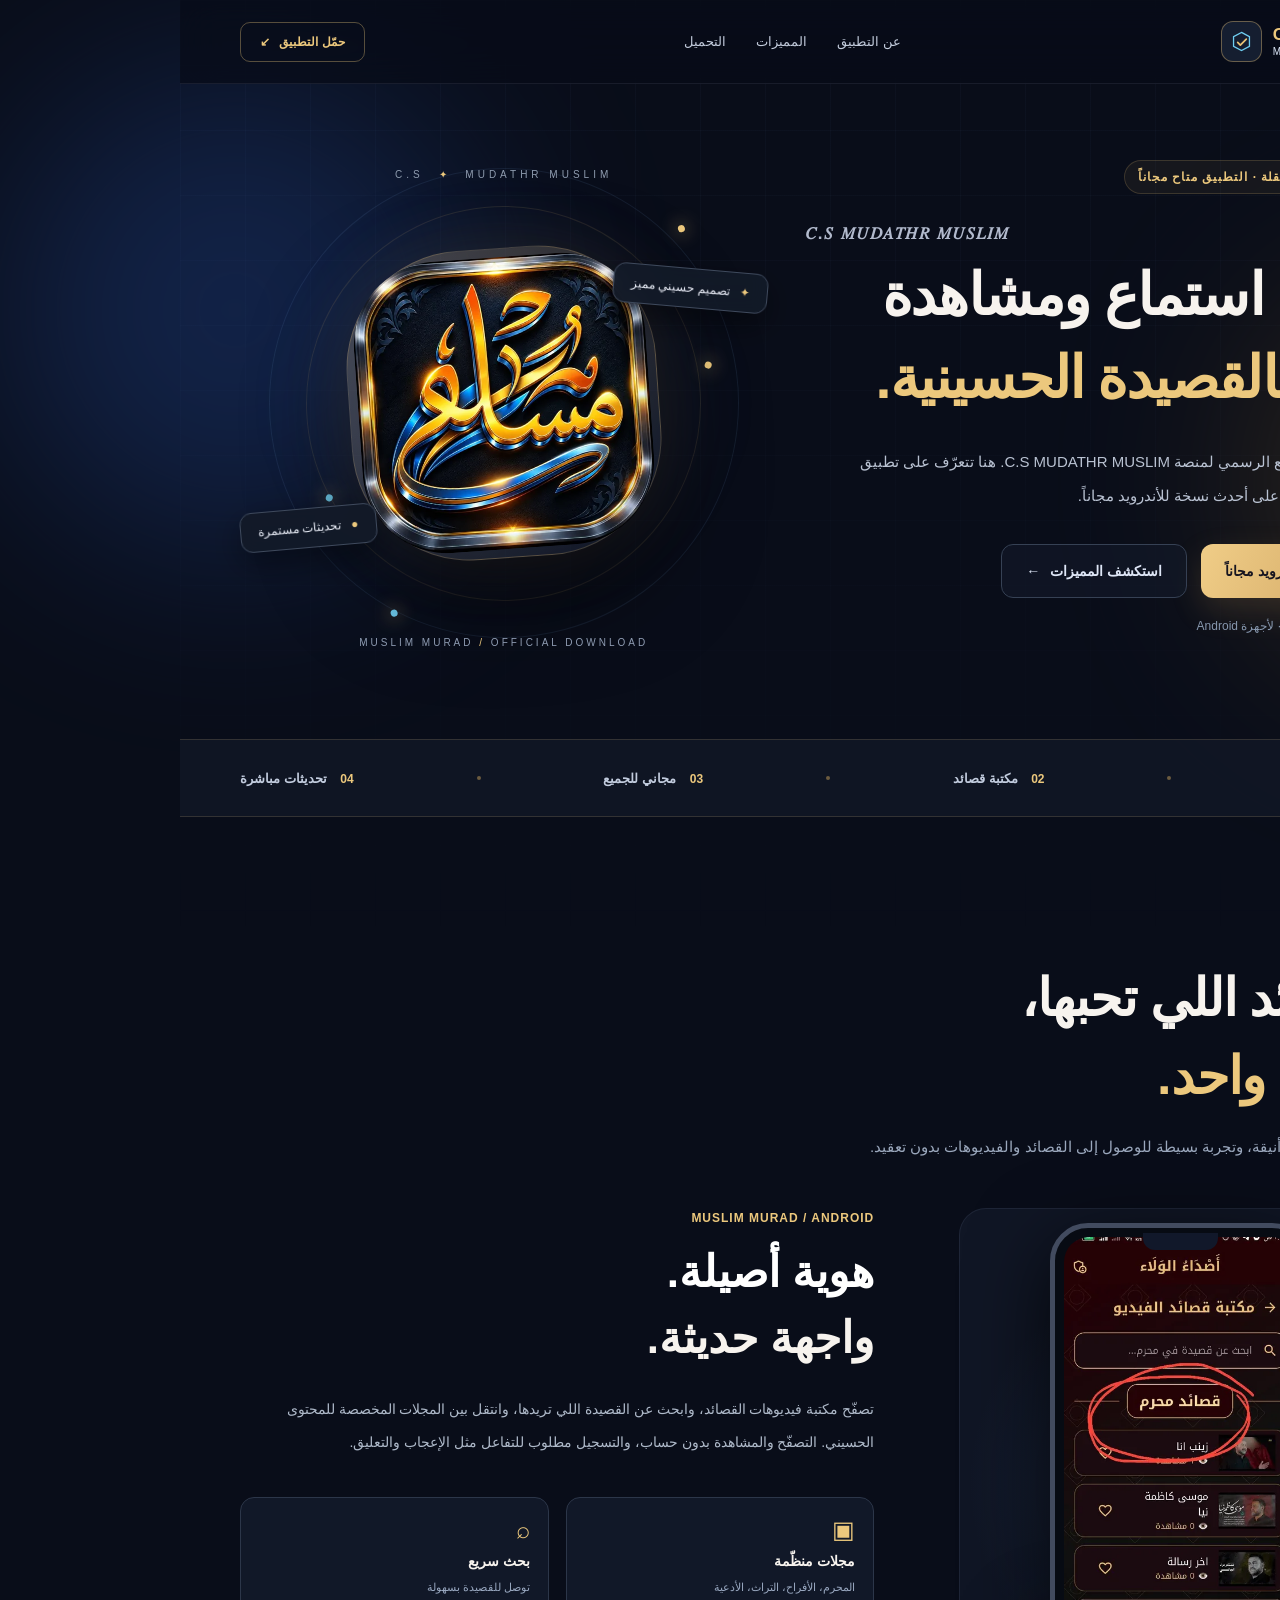
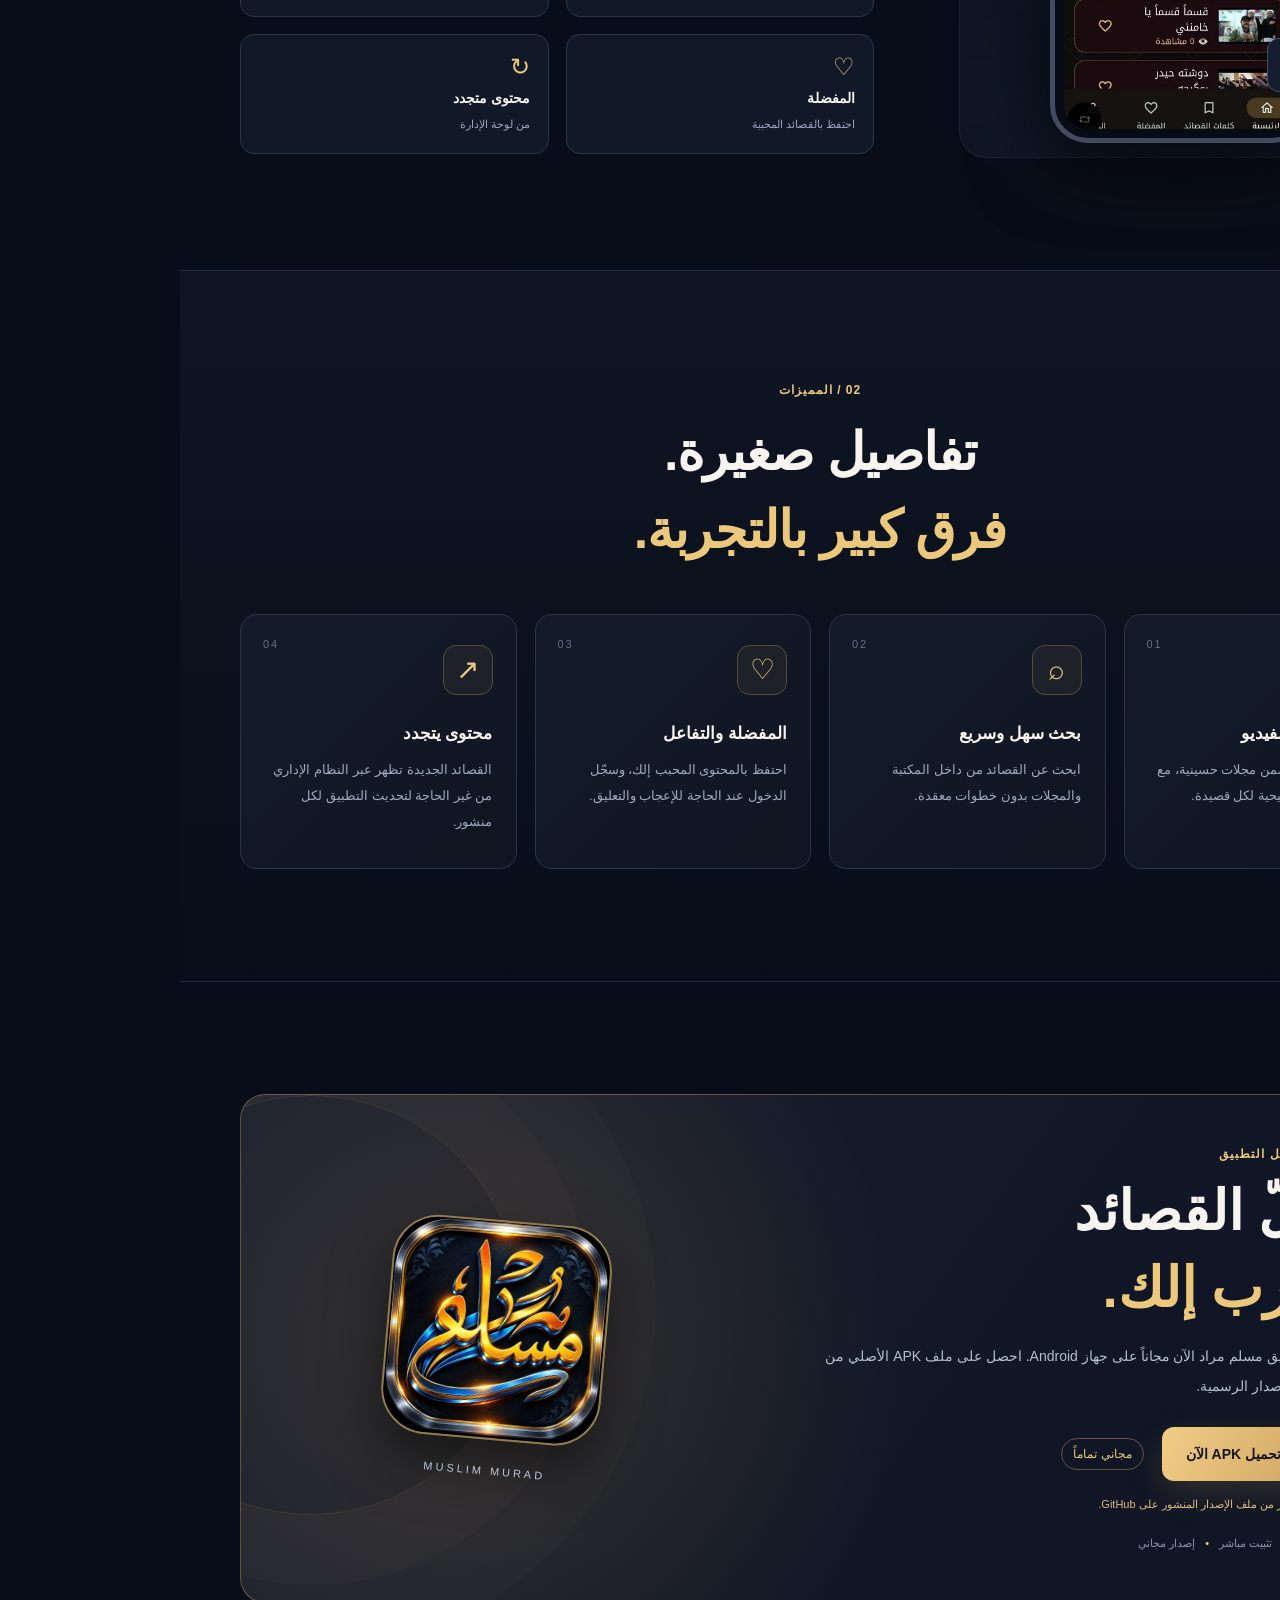
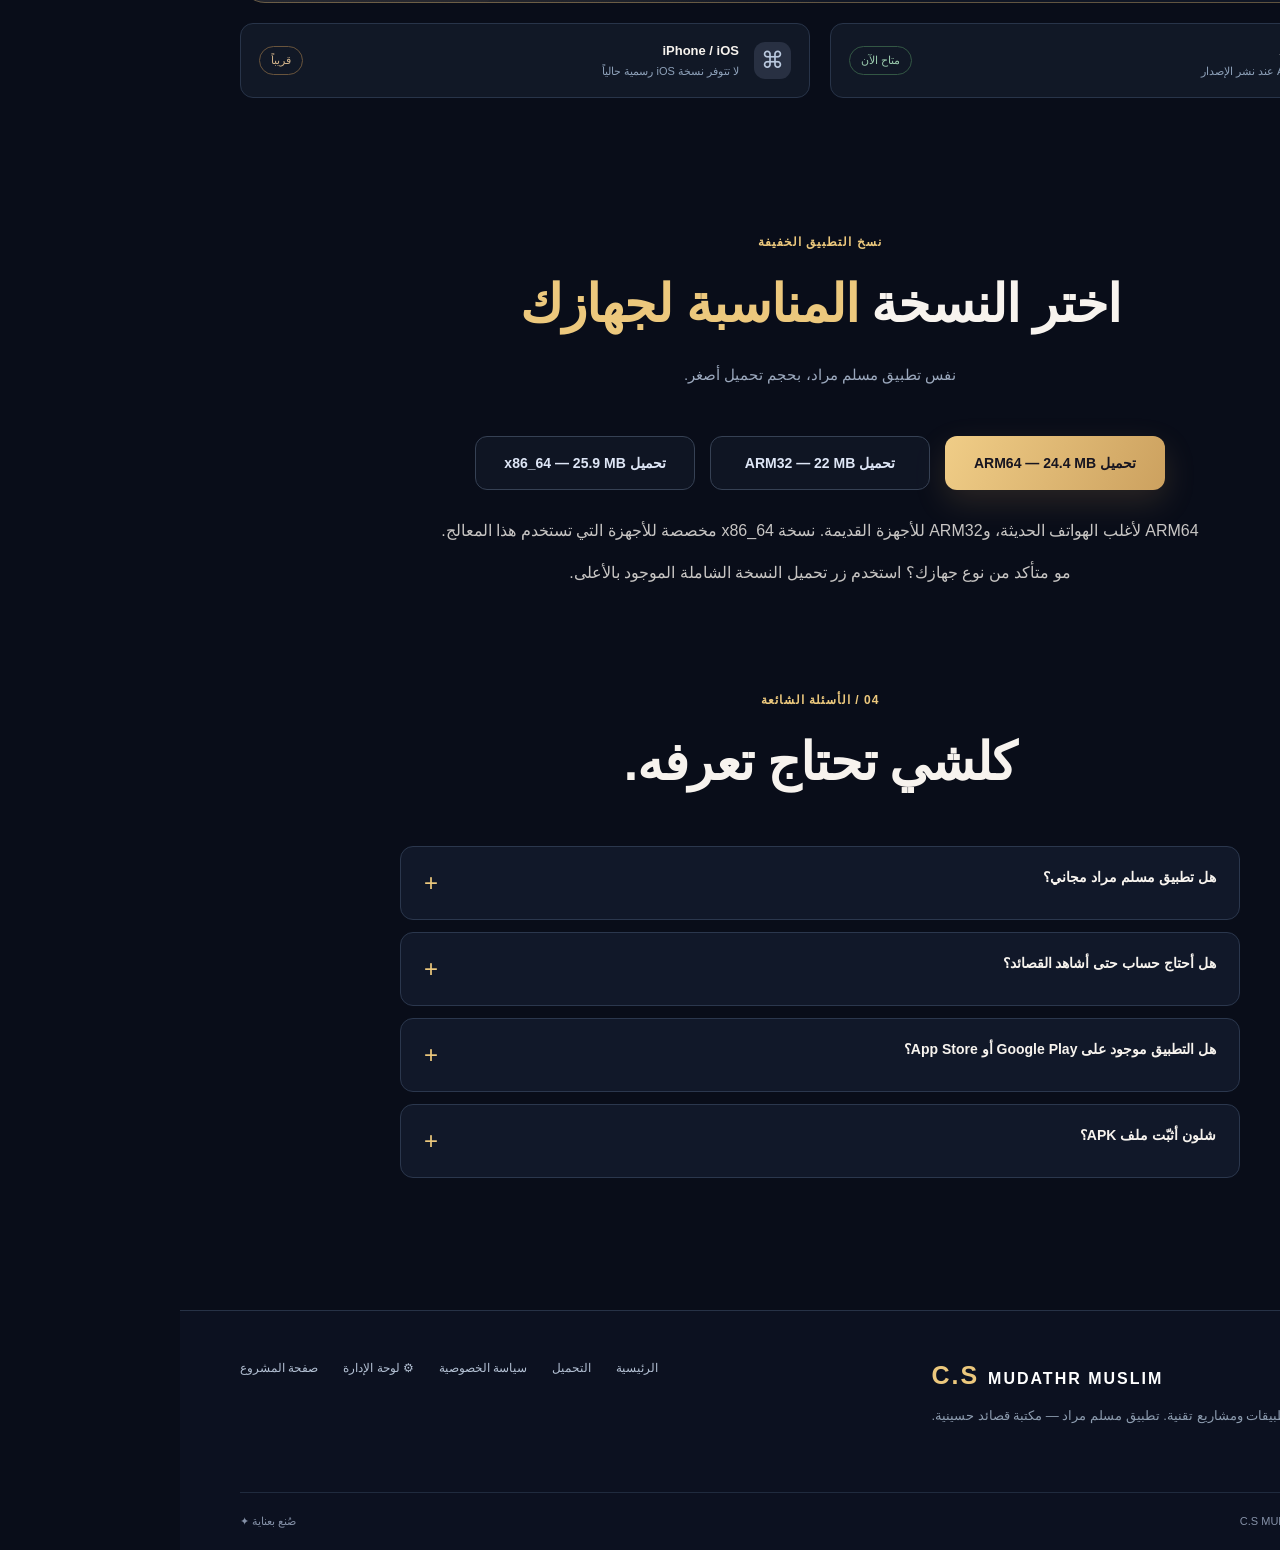
<file: index.html>
<!doctype html>
<html lang="ar" dir="rtl">
<head>
  <meta charset="utf-8">
  <meta name="viewport" content="width=device-width, initial-scale=1, viewport-fit=cover">
  <meta name="theme-color" content="#090d19">
  <meta name="description" content="الموقع الرسمي لـ C.S MUDATHR MUSLIM — حمّل تطبيق مسلم مراد مجاناً على أجهزة أندرويد، وتعرّف على مكتبة القصائد الحسينية.">
  <meta property="og:type" content="website">
  <meta property="og:title" content="C.S MUDATHR MUSLIM | مسلم مراد">
  <meta property="og:description" content="منصتك الرسمية لتحميل تطبيق مسلم مراد ومتابعة تحديثاته مجاناً.">
  <meta property="og:image" content="assets/murad-logo.webp">
  <title>C.S MUDATHR MUSLIM | تحميل مسلم مراد</title>
  <link rel="icon" type="image/png" href="assets/favicon.png">
  <link rel="stylesheet" href="style.css">
  <script src="assets/site-config.js" defer></script>
  <script src="script.js" defer></script>
</head>
<body>
  <div class="backdrop-grid" aria-hidden="true"></div>
  <div class="ambient ambient-a" aria-hidden="true"></div>
  <div class="ambient ambient-b" aria-hidden="true"></div>
  <a class="skip-link" href="#main">انتقل إلى المحتوى</a>
  <header class="site-header">
    <div class="shell topbar">
      <a class="brand" href="#top" aria-label="C.S MUDATHR MUSLIM — الرئيسية" dir="ltr">
        <span class="brand-icon" aria-hidden="true"><svg viewBox="0 0 24 24" fill="none"><path d="M12 2.5 20.3 7v10L12 21.5 3.7 17V7L12 2.5Z" stroke="currentColor" stroke-width="1.35"/><path d="m8 13 2.8 2.8L17 9.5" stroke="#eac374" stroke-width="1.8" stroke-linecap="round" stroke-linejoin="round"/></svg></span>
        <span class="brand-text"><strong>C.S</strong><small>MUDATHR MUSLIM</small></span>
      </a>
      <nav class="main-nav" aria-label="القائمة الرئيسية">
        <a href="#about">عن التطبيق</a>
        <a href="#features">المميزات</a>
        <a href="#download">التحميل</a>
      </nav>
      <a class="header-action" href="#download">حمّل التطبيق <span aria-hidden="true">↙</span></a>
    </div>
  </header>

  <main id="main">
    <section class="hero shell" id="top" aria-labelledby="hero-title">
      <div class="hero-copy">
        <div class="eyebrow"><span class="live-dot"></span> منصة تقنية مستقلة · التطبيق متاح مجاناً</div>
        <div class="superbrand" dir="ltr">𝐶.𝑆 𝑀𝑈𝐷𝐴𝑇𝐻𝑅 𝑀𝑈𝑆𝐿𝐼𝑀</div>
        <h1 id="hero-title">تجربة استماع ومشاهدة<br><span class="gold-text">تليق بالقصيدة الحسينية.</span></h1>
        <p class="hero-lead">مرحباً بك في الموقع الرسمي لمنصة <b>C.S MUDATHR MUSLIM</b>. هنا تگدر تتعرّف على تطبيق <strong>مسلم مراد</strong> وتحصل على أحدث نسخة للأندرويد، مجاناً وبخطوات بسيطة.</p>
        <div class="hero-actions">
          <a class="btn btn-primary download-link" href="#download" aria-label="تحميل تطبيق مسلم مراد للأندرويد"><svg width="20" height="20" viewBox="0 0 24 24" aria-hidden="true" fill="none"><path d="M12 3v12m0 0 4-4m-4 4-4-4M4 17v3h16v-3" stroke="currentColor" stroke-width="2" stroke-linecap="round" stroke-linejoin="round"/></svg> تحميل للأندرويد مجاناً</a>
          <a class="btn btn-ghost" href="#features">استكشف المميزات <span aria-hidden="true">←</span></a>
        </div>
        <p class="micro-note"><svg width="17" height="17" viewBox="0 0 24 24" fill="none" aria-hidden="true"><path d="m12 2 8 4v5c0 5.3-3.4 9-8 11-4.6-2-8-5.7-8-11V6l8-4Z" stroke="currentColor" stroke-width="1.7"/><path d="m9 12 2 2 4-4" stroke="currentColor" stroke-width="1.7"/></svg> بدون رسوم تحميل · لأجهزة Android</p>
      </div>
      <div class="hero-art" aria-label="معاينة تطبيق مسلم مراد">
        <div class="orbit orbit-one"></div><div class="orbit orbit-two"></div>
        <div class="hero-insignia">C.S <span>✦</span> MUDATHR MUSLIM</div>
        <div class="app-icon-display"><img src="assets/murad-logo.webp" alt="شعار تطبيق مسلم مراد الذهبي والأزرق" width="288" height="288"></div>
        <div class="floating-pill pill-1"><span>✦</span> تصميم حسيني مميز</div>
        <div class="floating-pill pill-2"><span>●</span> تحديثات مستمرة</div>
        <div class="hero-art-caption">MUSLIM MURAD <span> / </span> OFFICIAL DOWNLOAD</div>
      </div>
    </section>

    <div class="ticker" aria-label="مزايا التطبيق"><div class="shell ticker-inner"><span><b>01</b> محتوى حسيني</span><i></i><span><b>02</b> مكتبة قصائد</span><i></i><span><b>03</b> مجاني للجميع</span><i></i><span><b>04</b> تحديثات مباشرة</span></div></div>

    <section class="section shell about" id="about">
      <div class="section-head"><div class="section-kicker">01 / عن التطبيق</div><h2>القصائد اللي تحبها،<br><span>بمكان واحد.</span></h2><p>تصميم عربي بهوية أنيقة، وتجربة بسيطة للوصول إلى القصائد والفيديوهات بدون تعقيد.</p></div>
      <div class="about-layout">
        <div class="phone-showcase"><div class="phone-device"><span class="phone-notch"></span><img src="assets/app-screen.webp" alt="لقطة من مكتبة قصائد الفيديو في تطبيق مسلم مراد" width="405" height="900" loading="lazy"></div><div class="phone-label"><span class="sparkle">✧</span> من داخل التطبيق</div></div>
        <div class="about-details"><div class="mini-label">MUSLIM MURAD / ANDROID</div><h3>هوية أصيلة.<br>واجهة حديثة.</h3><p>تصفّح مكتبة فيديوهات القصائد، وابحث عن القصيدة اللي تريدها، وانتقل بين المجلات المخصصة للمحتوى الحسيني. التصفّح والمشاهدة بدون حساب، والتسجيل مطلوب للتفاعل مثل الإعجاب والتعليق.</p><div class="detail-grid"><div><span class="detail-icon">▣</span><b>مجلات منظّمة</b><small>المحرم، الأفراح، التراث، الأدعية</small></div><div><span class="detail-icon">⌕</span><b>بحث سريع</b><small>توصل للقصيدة بسهولة</small></div><div><span class="detail-icon">♡</span><b>المفضلة</b><small>احتفظ بالقصائد المحببة</small></div><div><span class="detail-icon">↻</span><b>محتوى متجدد</b><small>من لوحة الإدارة</small></div></div></div>
      </div>
    </section>

    <section class="section feature-section" id="features"><div class="shell"><div class="section-head centered"><div class="section-kicker">02 / المميزات</div><h2>تفاصيل صغيرة.<br><span>فرق كبير بالتجربة.</span></h2></div><div class="feature-grid">
      <article class="feature-card"><span class="feature-index">01</span><span class="feature-symbol">▣</span><h3>مكتبة قصائد الفيديو</h3><p>فيديوهات مرتبة ضمن مجلات حسينية، مع عناوين وصور توضيحية لكل قصيدة.</p></article>
      <article class="feature-card"><span class="feature-index">02</span><span class="feature-symbol">⌕</span><h3>بحث سهل وسريع</h3><p>ابحث عن القصائد من داخل المكتبة والمجلات بدون خطوات معقدة.</p></article>
      <article class="feature-card"><span class="feature-index">03</span><span class="feature-symbol">♡</span><h3>المفضلة والتفاعل</h3><p>احتفظ بالمحتوى المحبب إلك، وسجّل الدخول عند الحاجة للإعجاب والتعليق.</p></article>
      <article class="feature-card"><span class="feature-index">04</span><span class="feature-symbol">↗</span><h3>محتوى يتجدد</h3><p>القصائد الجديدة تظهر عبر النظام الإداري من غير الحاجة لتحديث التطبيق لكل منشور.</p></article>
      </div></div></section>

    <section class="section shell download-section" id="download"><div class="download-panel"><div class="download-halo" aria-hidden="true"></div><div class="download-copy"><div class="section-kicker">03 / تحميل التطبيق</div><h2>خلّ القصائد<br><span>أقرب إلك.</span></h2><p>حمّل تطبيق مسلم مراد الآن مجاناً على جهاز Android. احصل على ملف APK الأصلي من صفحة الإصدار الرسمية.</p><div class="download-controls"><a class="btn btn-primary download-link" id="download-android" href="#download"><svg width="19" height="19" viewBox="0 0 24 24" fill="none" aria-hidden="true"><path d="M12 3v12m0 0 4-4m-4 4-4-4M4 17v3h16v-3" stroke="currentColor" stroke-width="2" stroke-linecap="round" stroke-linejoin="round"/></svg> <span class="android-label">تحميل APK للأندرويد</span></a><span class="download-badge">مجاني تماماً</span></div><p class="availability-message" id="availability-message" aria-live="polite">ملف التحميل يصبح متاحاً عند رفع أول إصدار رسمي.</p><div class="device-hint">Android <span>•</span> تثبيت مباشر <span>•</span> إصدار مجاني</div></div><div class="download-image"><img src="assets/murad-logo.webp" alt="أيقونة تطبيق مسلم مراد" width="210" height="210" loading="lazy"><span>MUSLIM MURAD</span></div></div>
      <div class="platform-row"><div><span class="platform-dot android"></span><div><b>Android</b><small>تحميل APK عند نشر الإصدار</small></div><span class="platform-state" id="android-status">قيد التجهيز</span></div><div><span class="platform-dot ios"></span><div><b>iPhone / iOS</b><small>لا تتوفر نسخة iOS رسمية حالياً</small></div><span class="platform-state waiting">قريباً</span></div></div>
    </section>

    
<section id="abi-downloads" class="section shell" style="padding-top:25px;padding-bottom:55px;text-align:center">
  <div class="section-head centered">
    <div class="section-kicker">نسخ التطبيق الخفيفة</div>
    <h2>اختر النسخة <span>المناسبة لجهازك</span></h2>
    <p>نفس تطبيق مسلم مراد، بحجم تحميل أصغر.</p>
  </div>

  <div style="display:flex;flex-wrap:wrap;gap:15px;justify-content:center;margin-top:30px">

    <a class="btn btn-primary" href="https://github.com/MUDATHR/cs-mudathr-muslim/releases/latest/download/Muslim_Murad_ARM64.apk" style="min-width:220px">
      تحميل ARM64 — 24.4 MB
    </a>

    <a class="btn btn-ghost" href="https://github.com/MUDATHR/cs-mudathr-muslim/releases/latest/download/Muslim_Murad_ARM32.apk" style="min-width:220px">
      تحميل ARM32 — 22 MB
    </a>

    <a class="btn btn-ghost" href="https://github.com/MUDATHR/cs-mudathr-muslim/releases/latest/download/Muslim_Murad_x86_64.apk" style="min-width:220px">
      تحميل x86_64 — 25.9 MB
    </a>

  </div>

  <p style="margin-top:25px;opacity:.8;line-height:2">
    ARM64 لأغلب الهواتف الحديثة، وARM32 للأجهزة القديمة.
    نسخة x86_64 مخصصة للأجهزة التي تستخدم هذا المعالج.
  </p>

  <p style="opacity:.8">
    مو متأكد من نوع جهازك؟ استخدم زر تحميل النسخة الشاملة الموجود بالأعلى.
  </p>
</section>
<section class="section shell faq" aria-labelledby="faq-title"><div class="section-head centered"><div class="section-kicker">04 / الأسئلة الشائعة</div><h2 id="faq-title">كلشي تحتاج تعرفه.</h2></div><div class="faq-list"><details><summary>هل تطبيق مسلم مراد مجاني؟ <span>+</span></summary><p>إي، تحميل التطبيق واستخدام محتواه المتاح مجاني.</p></details><details><summary>هل أحتاج حساب حتى أشاهد القصائد؟ <span>+</span></summary><p>لا، تگدر تتصفح وتشاهد بدون تسجيل دخول. التفاعل مثل الإعجاب والتعليق قد يطلب تسجيل الدخول.</p></details><details><summary>هل التطبيق موجود على Google Play أو App Store؟ <span>+</span></summary><p>حالياً نوفر التحميل المباشر للأندرويد عند نشر APK. ما نعلن عن توفر نسخة بالمتجرين الرسميين.</p></details><details><summary>شلون أثبّت ملف APK؟ <span>+</span></summary><p>من تكمل تنزيل ملف APK، افتحه من التنزيلات ووافق على تثبيته من المصدر اللي اخترته إذا طلب Android ذلك. لا تعطِ صلاحيات تثبيت لمصادر مجهولة أخرى.</p></details></div></section>
  </main>
  <footer class="footer"><div class="shell footer-top"><div><div class="footer-logo" dir="ltr">C.S <span>MUDATHR MUSLIM</span></div><p>منصة مستقلة لنشر تطبيقات ومشاريع تقنية.<br>تطبيق مسلم مراد — مكتبة قصائد حسينية.</p></div><div class="footer-links"><a href="#top">الرئيسية</a><a href="#download">التحميل</a><a href="privacy.html">سياسة الخصوصية</a><a href="admin.html" rel="nofollow">⚙ لوحة الإدارة</a><a id="project-link" href="#top">صفحة المشروع</a></div></div><div class="shell footer-bottom"><span>© <span id="year">2026</span> C.S MUDATHR MUSLIM</span><span>صُنع بعناية ✦</span></div></footer>
</body>
</html>
</file>
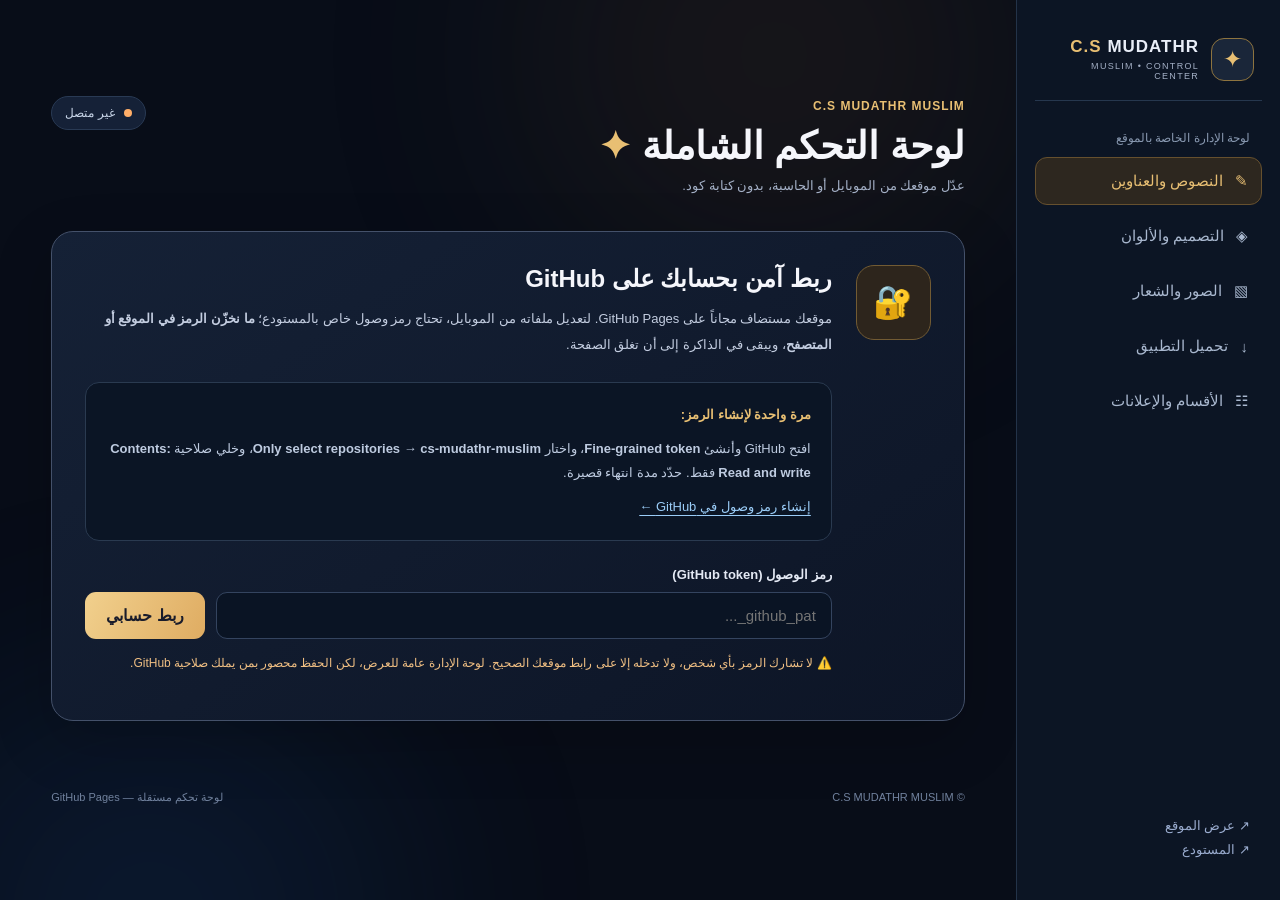
<file: admin.html>
<!doctype html>
<html lang="ar" dir="rtl">
<head>
  <meta charset="utf-8">
  <meta name="viewport" content="width=device-width, initial-scale=1, viewport-fit=cover">
  <meta name="theme-color" content="#090d19">
  <meta name="robots" content="noindex,nofollow">
  <title>لوحة الإدارة | C.S MUDATHR MUSLIM</title>
  <link rel="icon" href="assets/favicon.png">
  <link rel="stylesheet" href="admin.css">
  <script src="admin.js" defer></script>
</head>
<body>
  <div class="glow one"></div><div class="glow two"></div>
  <div class="layout">
    <aside class="sidebar" aria-label="التنقل في لوحة الإدارة">
      <div class="logo"><div class="logo-icon">✦</div><div><strong>C.S <span>MUDATHR</span></strong><small>MUSLIM • CONTROL CENTER</small></div></div>
      <div class="side-note">لوحة الإدارة الخاصة بالموقع</div>
      <nav class="side-nav" id="navigation">
        <button type="button" class="nav-item active" data-panel="content">✎ <span>النصوص والعناوين</span></button>
        <button type="button" class="nav-item" data-panel="design">◈ <span>التصميم والألوان</span></button>
        <button type="button" class="nav-item" data-panel="media">▧ <span>الصور والشعار</span></button>
        <button type="button" class="nav-item" data-panel="download">↓ <span>تحميل التطبيق</span></button>
        <button type="button" class="nav-item" data-panel="visibility">☷ <span>الأقسام والإعلانات</span></button>
      </nav>
      <div class="sidebar-bottom">
        <a href="./" target="_blank" rel="noopener">↗ عرض الموقع</a>
        <a href="https://github.com/MUDATHR/cs-mudathr-muslim" target="_blank" rel="noopener">↗ المستودع</a>
      </div>
    </aside>
    <main class="main">
      <header class="topbar"><div><span class="eyebrow">C.S MUDATHR MUSLIM</span><h1>لوحة التحكم الشاملة <span>✦</span></h1><p>عدّل موقعك من الموبايل أو الحاسبة، بدون كتابة كود.</p></div><span class="status-pill" id="connect-state"><i></i> غير متصل</span></header>
      <section id="login" class="login-card">
        <div class="login-icon">🔐</div>
        <div class="login-content"><h2>ربط آمن بحسابك على GitHub</h2><p>موقعك مستضاف مجاناً على GitHub Pages. لتعديل ملفاته من الموبايل، تحتاج رمز وصول خاص بالمستودع؛ <b>ما نخزّن الرمز في الموقع أو المتصفح</b>، ويبقى في الذاكرة إلى أن تغلق الصفحة.</p>
          <div class="guide"><b>مرة واحدة لإنشاء الرمز:</b><span>افتح GitHub وأنشئ <strong>Fine-grained token</strong>، واختار <strong>Only select repositories → cs-mudathr-muslim</strong>، وخلي صلاحية <strong>Contents: Read and write</strong> فقط. حدّد مدة انتهاء قصيرة.</span><a href="https://github.com/settings/personal-access-tokens/new" target="_blank" rel="noopener noreferrer">إنشاء رمز وصول في GitHub ←</a></div>
          <form id="login-form" autocomplete="off"><label for="token">رمز الوصول (GitHub token)</label><div class="input-row"><input type="password" id="token" autocomplete="off" spellcheck="false" placeholder="github_pat_..." required><button type="submit" class="primary" id="login-btn">ربط حسابي</button></div></form>
          <p class="warning">⚠️ لا تشارك الرمز بأي شخص، ولا تدخله إلا على رابط موقعك الصحيح. لوحة الإدارة عامة للعرض، لكن الحفظ محصور بمن يملك صلاحية GitHub.</p>
        </div>
      </section>
      <div id="workspace" hidden>
        <div class="actions-bar"><div class="state"><span class="online-dot"></span> <span id="account-name">متصل</span><small id="dirty-state">التغييرات محفوظة</small></div><div class="action-buttons"><button class="subtle" type="button" id="refresh-btn">↻ تحديث</button><button class="subtle" type="button" id="logout-btn">تسجيل خروج</button><button class="primary" type="button" id="save-btn">☁ حفظ ونشر التعديلات</button></div></div>
        <section class="panel active" id="panel-content"><div class="panel-header"><div><span class="mini-label">01 / تحرير المحتوى</span><h2>النصوص والعناوين</h2><p>كل تغيير يظهر على الموقع بعد الضغط على «حفظ ونشر».</p></div><span class="header-icon">✎</span></div><div id="text-fields" class="field-groups"></div></section>
        <section class="panel" id="panel-design"><div class="panel-header"><div><span class="mini-label">02 / الهوية البصرية</span><h2>الألوان والتصميم</h2><p>غيّر هوية موقعك من غير التأثير على تطبيق مسلم مراد.</p></div><span class="header-icon">◈</span></div><div id="theme-fields" class="color-grid"></div><div class="tip">التغييرات على الموقع فقط؛ لا تغيّر ألوان تطبيق Android.</div></section>
        <section class="panel" id="panel-media"><div class="panel-header"><div><span class="mini-label">03 / الوسائط</span><h2>الصور والشعار</h2><p>اختار صورة من الموبايل وارفـعها للموقع مباشرة.</p></div><span class="header-icon">▧</span></div><div class="media-grid"><div class="media-card"><div class="media-preview"><img id="logo-preview" src="assets/murad-logo.webp" alt="شعار الموقع الحالي"></div><h3>شعار تطبيق مسلم مراد</h3><label class="upload-btn" for="logo-file">اختيار صورة جديدة</label><input type="file" accept="image/png,image/jpeg,image/webp" id="logo-file"><button class="subtle upload-action" type="button" data-media="logo">رفع الشعار للموقع</button></div><div class="media-card"><div class="media-preview portrait"><img id="screenshot-preview" src="assets/app-screen.webp" alt="صورة التطبيق الحالية"></div><h3>صورة واجهة التطبيق</h3><label class="upload-btn" for="screenshot-file">اختيار صورة جديدة</label><input type="file" accept="image/png,image/jpeg,image/webp" id="screenshot-file"><button class="subtle upload-action" type="button" data-media="screenshot">رفع صورة التطبيق</button></div></div><div class="tip">ارفع الصورة ثم اضغط «حفظ ونشر» بالأعلى. الملفات تُرفع إلى مستودعك، ولا تُرسل إلى أي خدمة خارج GitHub.</div></section>
        <section class="panel" id="panel-download"><div class="panel-header"><div><span class="mini-label">04 / تنزيلات التطبيق</span><h2>إدارة زر التحميل</h2><p>غيّر الرابط إلى إصدار APK منشور وموثوق على GitHub.</p></div><span class="header-icon">↓</span></div><label class="full-label" for="apk-url">رابط تحميل APK</label><input id="apk-url" type="url" dir="ltr" spellcheck="false" placeholder="https://github.com/MUDATHR/.../releases/latest/download/Muslim_Murad.apk"><p class="help">لا يفعّل هذا الحقل رفع APK؛ لازم ترفع نسخة موقّعة بمفتاح نشر دائم إلى GitHub Releases قبل وضع الرابط هنا.</p><div class="quick"><a href="https://github.com/MUDATHR/cs-mudathr-muslim/releases" target="_blank" rel="noopener">فتح إصدارات التطبيق ↗</a></div></section>
        <section class="panel" id="panel-visibility"><div class="panel-header"><div><span class="mini-label">05 / ترتيب الظهور</span><h2>إظهار وإخفاء الأقسام</h2><p>أخفي أي قسم من واجهة الموقع مؤقتاً، وارجعه بأي وقت.</p></div><span class="header-icon">☷</span></div><div id="visibility-fields" class="switch-grid"></div><div class="tip">إخفاء قسم التحميل يخفيه من الصفحة فقط، ولا يمسح APK من GitHub.</div></section>
        <section class="preview-section"><div><span class="mini-label">معاينة فورية للعناوين</span><h2 id="live-headline">تجربة استماع ومشاهدة</h2><p id="live-subheadline">تليق بالقصيدة الحسينية.</p></div><div class="preview-buttons"><a href="./" target="_blank" rel="noopener" class="subtle link-button">فتح الموقع ↗</a><button type="button" id="reset-btn" class="subtle danger">استعادة النصوص الافتراضية</button></div></section>
      </div>
      <p id="message" role="status" aria-live="polite"></p>
      <footer class="admin-footer"><span>© C.S MUDATHR MUSLIM</span><span>لوحة تحكم مستقلة — GitHub Pages</span></footer>
    </main>
  </div>
</body>
</html>
</file>
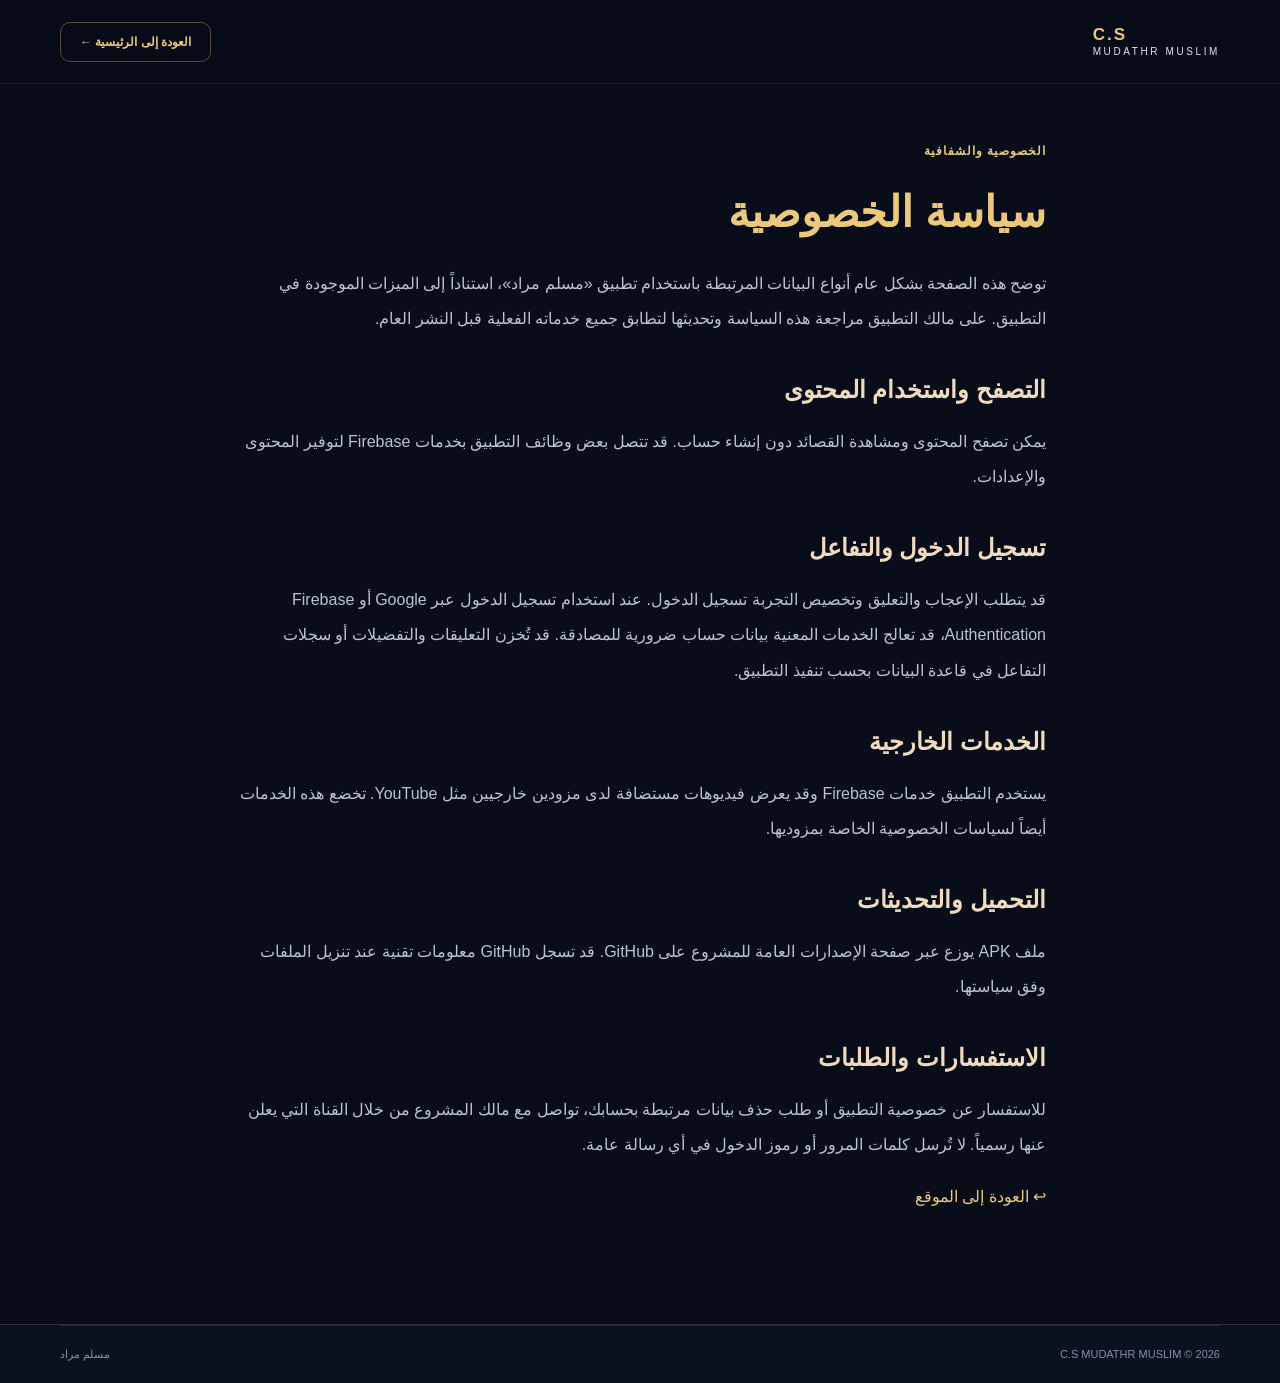
<file: privacy.html>
<!doctype html><html lang="ar" dir="rtl"><head><meta charset="utf-8"><meta name="viewport" content="width=device-width, initial-scale=1"><meta name="theme-color" content="#090d19"><title>سياسة الخصوصية | C.S MUDATHR MUSLIM</title><link rel="icon" href="assets/favicon.png"><link rel="stylesheet" href="style.css"></head><body><header class="site-header"><div class="shell topbar"><a class="brand" href="index.html" dir="ltr"><span class="brand-text"><strong>C.S</strong><small>MUDATHR MUSLIM</small></span></a><a class="header-action" href="index.html">العودة إلى الرئيسية ←</a></div></header><main class="privacy-main"><div class="section-kicker">الخصوصية والشفافية</div><h1>سياسة الخصوصية</h1><p>توضح هذه الصفحة بشكل عام أنواع البيانات المرتبطة باستخدام تطبيق «مسلم مراد»، استناداً إلى الميزات الموجودة في التطبيق. على مالك التطبيق مراجعة هذه السياسة وتحديثها لتطابق جميع خدماته الفعلية قبل النشر العام.</p><h2>التصفح واستخدام المحتوى</h2><p>يمكن تصفح المحتوى ومشاهدة القصائد دون إنشاء حساب. قد تتصل بعض وظائف التطبيق بخدمات Firebase لتوفير المحتوى والإعدادات.</p><h2>تسجيل الدخول والتفاعل</h2><p>قد يتطلب الإعجاب والتعليق وتخصيص التجربة تسجيل الدخول. عند استخدام تسجيل الدخول عبر Google أو Firebase Authentication، قد تعالج الخدمات المعنية بيانات حساب ضرورية للمصادقة. قد تُخزن التعليقات والتفضيلات أو سجلات التفاعل في قاعدة البيانات بحسب تنفيذ التطبيق.</p><h2>الخدمات الخارجية</h2><p>يستخدم التطبيق خدمات Firebase وقد يعرض فيديوهات مستضافة لدى مزودين خارجيين مثل YouTube. تخضع هذه الخدمات أيضاً لسياسات الخصوصية الخاصة بمزوديها.</p><h2>التحميل والتحديثات</h2><p>ملف APK يوزع عبر صفحة الإصدارات العامة للمشروع على GitHub. قد تسجل GitHub معلومات تقنية عند تنزيل الملفات وفق سياستها.</p><h2>الاستفسارات والطلبات</h2><p>للاستفسار عن خصوصية التطبيق أو طلب حذف بيانات مرتبطة بحسابك، تواصل مع مالك المشروع من خلال القناة التي يعلن عنها رسمياً. لا تُرسل كلمات المرور أو رموز الدخول في أي رسالة عامة.</p><p><a href="index.html">↩ العودة إلى الموقع</a></p></main><footer class="footer"><div class="shell footer-bottom"><span>C.S MUDATHR MUSLIM © 2026</span><span>مسلم مراد</span></div></footer></body></html>
</file>
<file: style.css>
:root{color-scheme:dark;--bg:#090d19;--panel:#101726;--border:#263247;--text:#f7f3ee;--muted:#9ba8bd;--gold:#ecc87d;--gold2:#c9a25b;--cyan:#6fcef1;font-family:Tahoma,'Segoe UI',Arial,sans-serif}
*,*::before,*::after{box-sizing:border-box}html{scroll-behavior:smooth}body{margin:0;min-width:320px;background:var(--bg);color:var(--text);overflow-x:hidden}a{color:inherit;text-decoration:none}button,input{font:inherit}button,a{ -webkit-tap-highlight-color:transparent}a:focus-visible,summary:focus-visible{outline:2px solid var(--cyan);outline-offset:5px}img{max-width:100%;display:block}.shell{width:min(1160px,calc(100% - 64px));margin-inline:auto}.skip-link{position:absolute;top:-80px;right:12px;padding:12px 24px;background:#fff;color:#000;z-index:100}.skip-link:focus{top:10px}::selection{background:#e9bd6c;color:#090d19}
.backdrop-grid{position:absolute;inset:0 0 auto;height:970px;pointer-events:none;background-image:linear-gradient(rgba(120,152,199,.045) 1px,transparent 1px),linear-gradient(90deg,rgba(120,152,199,.045) 1px,transparent 1px);background-size:65px 65px;mask-image:linear-gradient(to bottom,#000,transparent);z-index:0}.ambient{position:absolute;pointer-events:none;border-radius:50%;filter:blur(105px);opacity:.35;z-index:0}.ambient-a{width:470px;height:480px;top:70px;left:-180px;background:#244c9e}.ambient-b{width:360px;height:380px;top:290px;right:-160px;background:#795a26}
.site-header{height:84px;display:flex;align-items:center;position:relative;z-index:20;border-bottom:1px solid rgba(214,223,247,.08);background:rgba(8,12,24,.72);backdrop-filter:blur(20px)}.topbar{display:flex;align-items:center;justify-content:space-between;gap:30px}.brand{display:flex;align-items:center;gap:11px;flex-shrink:0}.brand-icon{width:41px;height:41px;border:1px solid rgba(238,198,120,.38);background:#151e30;border-radius:12px;padding:8px;color:var(--cyan)}.brand-icon svg{width:100%}.brand-text{display:flex;flex-direction:column;gap:1px;line-height:1.1}.brand-text strong{font-size:17px;font-weight:900;letter-spacing:2px;color:var(--gold)}.brand-text small{font-size:10px;letter-spacing:2.6px;color:#d9e4f5}.main-nav{display:flex;gap:30px;font-size:13px;color:#c3ccdd}.main-nav a:hover,.footer a:hover{color:var(--gold)}.header-action{border:1px solid rgba(236,200,125,.35);border-radius:10px;padding:12px 19px;color:var(--gold);font-size:12px;font-weight:bold;white-space:nowrap;transition:.2s}.header-action:hover{background:rgba(236,200,125,.11);transform:translateY(-2px)}.header-action span{padding-right:6px}
.hero{position:relative;display:grid;grid-template-columns:1.06fr .94fr;align-items:center;min-height:655px;gap:38px;padding-top:58px;padding-bottom:75px}.hero-copy{position:relative;z-index:2}.eyebrow,.section-kicker,.mini-label{color:var(--gold);font-size:12px;letter-spacing:1px;font-weight:700}.eyebrow{display:inline-flex;align-items:center;gap:8px;background:rgba(229,181,100,.06);border:1px solid rgba(233,193,115,.18);padding:9px 13px;border-radius:20px}.live-dot{width:7px;height:7px;border-radius:50%;background:#7ddcb0;box-shadow:0 0 15px #7ddcb0}.superbrand{margin:30px 0 10px;color:#b2bacd;font-size:clamp(13px,1.55vw,17px);letter-spacing:1.5px;font-weight:bold}.hero h1{font-size:clamp(40px,4.5vw,66px);line-height:1.45;letter-spacing:-1.8px;margin:0 0 24px;font-weight:900}.gold-text,h2 span,.about-details h3::first-line{color:var(--gold)}.hero-lead{color:#b9c2d2;font-size:15px;line-height:2.3;max-width:560px;margin:0 0 30px}.hero-lead strong{color:#fff}.hero-actions{display:flex;flex-wrap:wrap;gap:14px}.btn{display:inline-flex;align-items:center;justify-content:center;gap:10px;border-radius:12px;min-height:54px;padding:13px 24px;font-size:14px;font-weight:800;transition:transform .25s,background .25s,border-color .25s;cursor:pointer}.btn:hover{transform:translateY(-3px)}.btn-primary{background:linear-gradient(115deg,#f0cd87,#cca15f);color:#171520;box-shadow:0 12px 32px rgba(218,170,94,.16)}.btn-primary:hover{background:linear-gradient(115deg,#ffe2a5,#edba6b)}.btn-ghost{border:1px solid #364154;color:#dee6f6;background:rgba(20,28,45,.55)}.btn-ghost:hover{border-color:#8092af}.micro-note{color:#8797ae;font-size:12px;display:flex;gap:8px;align-items:center;margin-top:20px}.micro-note svg{color:#9fb3ce}
.hero-art{height:490px;display:flex;flex-direction:column;align-items:center;justify-content:center;position:relative;isolation:isolate}.hero-art:before{content:'';position:absolute;inset:11% 9%;border-radius:50%;background:radial-gradient(ellipse at center,rgba(224,165,70,.19),rgba(70,112,206,.09) 45%,transparent 72%);filter:blur(28px);z-index:-1}.orbit{position:absolute;border:1px solid rgba(213,182,115,.12);border-radius:50%;width:395px;height:395px;transform:rotate(19deg)}.orbit-two{width:470px;height:470px;border-color:rgba(117,159,218,.11);transform:rotate(-15deg)}.orbit:before,.orbit:after{content:'';position:absolute;width:7px;height:7px;border-radius:50%;background:var(--gold);box-shadow:0 0 18px var(--gold)}.orbit:before{top:23%;right:3%}.orbit:after{bottom:12%;left:15%;background:var(--cyan)}.hero-insignia{letter-spacing:4px;font-size:10px;color:#8f9caf;direction:ltr;position:absolute;top:11px}.hero-insignia span{color:var(--gold);padding:0 8px}.app-icon-display{width:310px;height:310px;border-radius:38%;padding:8px;background:linear-gradient(140deg,rgba(235,196,128,.25),rgba(37,60,104,.1));border:1px solid rgba(234,194,123,.20);box-shadow:0 0 75px rgba(247,177,75,.09),0 38px 95px #0009;transform:rotate(-4deg)}.app-icon-display img{width:100%;height:100%;border-radius:29%;object-fit:cover}.hero-art-caption{position:absolute;bottom:0;font-size:10px;letter-spacing:3px;color:#8e9bb1;direction:ltr}.hero-art-caption span{color:var(--gold)}.floating-pill{position:absolute;z-index:3;display:flex;align-items:center;gap:10px;padding:12px 17px;border:1px solid #3e495c;border-radius:12px;background:rgba(18,25,40,.92);backdrop-filter:blur(10px);font-size:12px;color:#ecf0fa;box-shadow:0 12px 35px #0007}.floating-pill span{color:var(--gold)}.pill-1{right:0;top:110px;transform:rotate(5deg)}.pill-2{bottom:100px;left:0;transform:rotate(-5deg)}
.ticker{position:relative;border-block:1px solid rgba(236,201,139,.16);background:rgba(18,24,40,.72)}.ticker-inner{height:76px;display:flex;align-items:center;justify-content:space-between;gap:20px;overflow:hidden;white-space:nowrap}.ticker span{color:#c2ccde;font-size:13px;font-weight:bold}.ticker span b{font-size:12px;color:var(--gold);margin-left:10px}.ticker i{width:4px;height:4px;border-radius:50%;background:var(--gold2);opacity:.5}
.section{padding-block:112px;position:relative;z-index:1}.section-head{max-width:650px;margin-bottom:45px}.section-head h2{font-size:clamp(34px,4.2vw,52px);margin:16px 0 16px;line-height:1.5;letter-spacing:-1px}.section-head p{color:var(--muted);font-size:15px;line-height:2.1;margin:0}.section-head.centered{text-align:center;margin-inline:auto}.about-layout{display:grid;grid-template-columns:.82fr 1.18fr;gap:85px;align-items:center}.phone-showcase{min-height:550px;display:flex;align-items:center;justify-content:center;position:relative;border:1px solid rgba(129,147,180,.12);border-radius:27px;background:radial-gradient(circle at center,rgba(55,91,147,.22),transparent 60%),#101625}.phone-showcase:after{content:'';height:80px;width:240px;background:#121b2d;filter:blur(50px);position:absolute;bottom:25px}.phone-device{width:260px;height:520px;position:relative;padding:9px;border:5px solid #424b5f;border-radius:38px;background:#070b13;box-shadow:0 20px 80px #000b;overflow:hidden;z-index:2}.phone-device img{height:100%;width:100%;object-fit:cover;border-radius:25px}.phone-notch{position:absolute;width:75px;height:17px;top:5px;left:calc(50% - 37px);border-radius:0 0 12px 12px;background:#11182a;z-index:4}.phone-label{position:absolute;right:-18px;bottom:65px;border:1px solid #42506a;background:#151d2e;padding:13px 18px;border-radius:12px;font-size:12px;z-index:3}.phone-label .sparkle{color:var(--gold);font-size:22px;margin-left:6px}.about-details h3{font-size:44px;line-height:1.5;margin:14px 0 22px}.about-details h3::first-line{color:#fff}.about-details>p{color:#aeb9c9;line-height:2.35;font-size:14px;margin:0 0 38px}.detail-grid{display:grid;grid-template-columns:repeat(2,minmax(0,1fr));gap:17px}.detail-grid>div{padding:18px;background:rgba(19,27,43,.85);border:1px solid #2c3649;border-radius:14px;display:flex;flex-direction:column;gap:9px}.detail-icon{color:var(--gold);font-size:24px}.detail-grid b{font-size:14px}.detail-grid small{font-size:11px;color:#99a8c0;line-height:1.8}
.feature-section{background:linear-gradient(180deg,rgba(19,27,42,.55),rgba(11,15,27,.3));border-block:1px solid #212c40}.feature-grid{display:grid;grid-template-columns:repeat(4,minmax(0,1fr));gap:18px}.feature-card{border:1px solid #2b3548;background:linear-gradient(135deg,#131b2a,#101521);border-radius:17px;padding:30px 23px;min-height:255px;position:relative;transition:transform .2s,border-color .2s}.feature-card:hover{transform:translateY(-5px);border-color:#796746}.feature-index{position:absolute;top:23px;left:22px;font-size:11px;letter-spacing:2px;color:#607187}.feature-symbol{display:flex;align-items:center;justify-content:center;border-radius:13px;width:50px;height:50px;color:var(--gold);border:1px solid #594c37;background:rgba(211,167,93,.06);font-size:28px;margin-bottom:28px}.feature-card h3{font-size:17px;margin:0 0 13px}.feature-card p{font-size:13px;color:#9dabbe;line-height:2;margin:0}
.download-panel{min-height:440px;display:grid;grid-template-columns:1.25fr .75fr;align-items:center;gap:18px;border:1px solid rgba(230,187,109,.37);border-radius:25px;background:radial-gradient(circle at 20% 50%,rgba(227,174,76,.16),transparent 45%),linear-gradient(125deg,#1a2030,#101625 70%);position:relative;overflow:hidden;padding:52px 65px}.download-halo{position:absolute;height:420px;width:420px;left:-140px;top:0;border:1px solid rgba(228,177,75,.14);border-radius:50%;box-shadow:0 0 0 70px rgba(201,166,111,.025),0 0 0 135px rgba(201,166,111,.025)}.download-copy{position:relative;z-index:2}.download-copy h2{font-size:clamp(35px,4.3vw,57px);line-height:1.4;margin:12px 0}.download-copy>p{max-width:530px;font-size:14px;line-height:2.15;color:#b1bfd0}.download-controls{display:flex;align-items:center;gap:18px;flex-wrap:wrap;margin-top:26px}.download-badge{color:var(--gold);font-size:12px;border:1px solid #675338;border-radius:20px;padding:8px 11px}.availability-message{font-size:11px!important;color:#dfb981!important;margin:12px 0 0!important}.device-hint{font-size:11px;color:#8795ab;margin-top:21px}.device-hint span{padding:0 7px;color:var(--gold)}.download-image{justify-self:center;text-align:center;z-index:1;transform:rotate(5deg)}.download-image img{width:220px;height:220px;object-fit:cover;border-radius:46px;box-shadow:0 25px 55px #0008;border:2px solid #927b4b}.download-image>span{display:block;letter-spacing:3px;font-size:11px;color:#b9c8d9;margin-top:25px}.platform-row{display:grid;grid-template-columns:1fr 1fr;gap:20px;margin-top:20px}.platform-row>div{display:flex;align-items:center;gap:15px;border:1px solid #283449;border-radius:13px;padding:18px;background:#111826}.platform-dot{width:37px;height:37px;border-radius:11px;display:grid;place-items:center;background:#23352c;flex-shrink:0}.platform-dot:before{content:'↧';font-size:23px;color:#94caa2}.platform-dot.ios{background:#283042}.platform-dot.ios:before{content:'⌘';color:#bac9df}.platform-row>div>div{display:flex;flex-direction:column;gap:7px}.platform-row b{font-size:13px}.platform-row small{color:#8ea1b9;font-size:11px}.platform-state{margin-inline-start:auto;color:#9bccae;font-size:11px;border:1px solid #335744;padding:7px 11px;border-radius:20px;white-space:nowrap}.platform-state.waiting{color:#d0b28a;border-color:#69543c}
.faq{padding-top:40px}.faq-list{max-width:840px;margin:auto;display:grid;gap:12px}.faq details{border:1px solid #2b374d;background:#111829;border-radius:13px;padding:0 23px}.faq summary{list-style:none;cursor:pointer;display:flex;justify-content:space-between;gap:20px;padding:22px 0;font-size:14px;font-weight:bold}.faq summary::-webkit-details-marker{display:none}.faq summary span{color:var(--gold);font-size:24px;font-weight:normal;transition:transform .2s}.faq details[open] summary span{transform:rotate(45deg)}.faq details p{color:#9eacc0;line-height:2.1;font-size:13px;margin:0 0 21px}
.footer{border-top:1px solid #273246;background:#0c1120;margin-top:20px}.footer-top{display:flex;justify-content:space-between;gap:50px;padding-block:50px}.footer-logo{font-weight:900;letter-spacing:2px;font-size:25px;color:var(--gold)}.footer-logo span{color:#fff;font-size:16px}.footer-top p{font-size:13px;color:#8d9caf;line-height:2}.footer-links{display:flex;align-items:start;justify-content:end;gap:25px;flex-wrap:wrap;color:#b3c0d3;font-size:12px}.footer-bottom{border-top:1px solid #202b3e;display:flex;align-items:center;justify-content:space-between;padding-block:22px;font-size:11px;color:#8591a7;gap:20px}
/* privacy */.privacy-main{max-width:860px;margin:60px auto 110px;padding:0 24px}.privacy-main h1{font-size:43px;color:var(--gold)}.privacy-main h2{margin-top:40px;color:#f0dbc0}.privacy-main p,.privacy-main li{line-height:2.2;color:#b8c4d4}.privacy-main a{color:var(--gold)}
@media(max-width:1000px){.shell{width:min(100% - 42px,1160px)}.hero{grid-template-columns:1fr 1fr;gap:12px}.hero-art{transform:scale(.85)}.feature-grid{grid-template-columns:repeat(2,minmax(0,1fr))}.about-layout{gap:35px}.download-panel{padding:45px 35px}}
@media(max-width:720px){.shell{width:calc(100% - 36px)}.site-header{height:76px}.topbar{gap:8px}.brand-icon{width:35px;height:35px;padding:6px}.brand-text strong{font-size:14px}.brand-text small{font-size:8px;letter-spacing:1.3px}.main-nav{display:none}.header-action{padding:10px 12px;font-size:11px}.hero{grid-template-columns:1fr;min-height:unset;padding:60px 0 40px}.hero-copy{text-align:center}.eyebrow{font-size:10px}.superbrand{margin-top:24px;font-size:12px;letter-spacing:.7px}.hero h1{font-size:37px;line-height:1.65;letter-spacing:-1px}.hero-lead{font-size:13px;line-height:2.15}.hero-actions{justify-content:center}.btn{min-height:51px;font-size:12px;padding:13px 16px}.micro-note{justify-content:center}.hero-art{height:350px;transform:none;margin-top:13px}.orbit{width:290px;height:290px}.orbit-two{width:340px;height:340px}.app-icon-display{width:230px;height:230px}.hero-insignia{top:0;font-size:8px}.floating-pill{font-size:10px;padding:9px 11px}.pill-1{right:-5px;top:78px}.pill-2{left:-5px;bottom:75px}.hero-art-caption{font-size:8px;bottom:5px}.ticker-inner{height:62px;gap:22px;overflow-x:auto;scrollbar-width:none}.ticker-inner::-webkit-scrollbar{display:none}.ticker span{font-size:11px;flex-shrink:0}.ticker i{flex-shrink:0}.section{padding-block:76px}.section-head h2{font-size:35px}.section-head p{font-size:13px}.about-layout{grid-template-columns:1fr;gap:40px}.phone-showcase{min-height:430px}.phone-device{width:195px;height:397px;padding:6px;border-width:4px;border-radius:29px}.phone-device img{border-radius:19px}.phone-label{right:10px;bottom:38px;padding:8px 11px}.about-details h3{font-size:36px}.about-details>p{font-size:13px}.feature-grid{grid-template-columns:1fr 1fr;gap:10px}.feature-card{padding:25px 15px;min-height:235px}.feature-card h3{font-size:14px}.feature-card p{font-size:11px}.feature-symbol{margin-bottom:22px;width:44px;height:44px;font-size:24px}.download-panel{display:flex;flex-direction:column-reverse;padding:34px 21px;text-align:center;min-height:0}.download-image{transform:none}.download-image img{width:125px;height:125px;border-radius:26px}.download-image span{font-size:8px;margin-top:9px}.download-copy h2{font-size:34px}.download-copy>p{font-size:12px}.download-controls{justify-content:center}.platform-row{grid-template-columns:1fr;gap:10px}.platform-row>div{padding:13px}.faq{padding-top:12px}.footer-top{flex-direction:column;padding-block:35px;gap:22px}.footer-links{justify-content:start;gap:15px}.footer-bottom{font-size:10px}.privacy-main h1{font-size:33px}}
@media(max-width:380px){.brand-text small{letter-spacing:.6px}.hero h1{font-size:31px}.hero-actions .btn{width:100%}.feature-grid{grid-template-columns:1fr}.feature-card{min-height:0}.floating-pill{font-size:9px}.platform-row>div{gap:10px}.platform-row small{font-size:10px}.platform-state{font-size:9px;padding:6px 7px}}
@media(prefers-reduced-motion:reduce){*,*::before,*::after{scroll-behavior:auto!important;transition:none!important}}
</file>
<file: admin.css>
:root{font-family:Tahoma,"Segoe UI",Arial,sans-serif;color-scheme:dark;--bg:#080d18;--panel:#111b2b;--panel2:#172338;--line:#293a54;--gold:#e8bf73;--text:#f5f6fb;--muted:#a4b0c6;--blue:#76b7e7}
*{box-sizing:border-box}html{scroll-behavior:smooth}body{margin:0;color:var(--text);background:var(--bg)}a{color:inherit;text-decoration:none}button,input,textarea{font:inherit}button{cursor:pointer}button:disabled{opacity:.5;cursor:not-allowed}[hidden]{display:none!important}
.glow{position:fixed;z-index:-1;pointer-events:none;width:500px;height:470px;border-radius:50%;filter:blur(120px);opacity:.13}.glow.one{top:-180px;right:20%;background:#7c5528}.glow.two{bottom:-250px;left:-100px;background:#1f68c1}.layout{display:flex;min-height:100vh}.sidebar{width:264px;flex:0 0 264px;padding:29px 18px;background:#0c1524;border-left:1px solid #233349;display:flex;flex-direction:column;position:sticky;top:0;height:100vh}.logo{display:flex;gap:12px;align-items:center;padding:8px 8px 19px;border-bottom:1px solid #26374e}.logo-icon{width:43px;height:43px;display:grid;place-items:center;border:1px solid #8e743f;border-radius:13px;background:#1a2639;color:var(--gold);font-size:23px}.logo strong{display:block;font-weight:900;color:var(--gold);font-size:17px;letter-spacing:1px;direction:ltr;text-align:right}.logo strong span{color:#e9eef8}.logo small{display:block;font-size:9px;letter-spacing:1.3px;color:var(--muted);direction:ltr;text-align:right;margin-top:4px}.side-note{font-size:12px;color:#8999b1;margin:30px 12px 12px}.side-nav{display:grid;gap:7px}.nav-item{border:1px solid transparent;background:transparent;color:#a9b8cf;border-radius:12px;text-align:right;padding:14px 13px;font-size:15px;display:flex;gap:12px;align-items:center}.nav-item:hover{background:#19243a;color:white}.nav-item.active{color:var(--gold);background:#2d271f;border-color:#66502e}.sidebar-bottom{margin-top:auto;display:grid;gap:9px;padding:14px 12px}.sidebar-bottom a{font-size:13px;color:#9badd0}.sidebar-bottom a:hover{color:var(--gold)}.main{width:100%;max-width:1200px;padding:34px clamp(16px,4vw,60px);margin:auto}.topbar{display:flex;gap:20px;justify-content:space-between;align-items:flex-start;margin-bottom:28px}.eyebrow,.mini-label{font-size:12px;color:var(--gold);letter-spacing:1px;font-weight:bold}.topbar h1{font-size:clamp(27px,3.3vw,38px);margin:10px 0 6px}.topbar h1 span{color:var(--gold)}.topbar p,.panel-header p{color:var(--muted);line-height:1.8;font-size:13px;margin:5px 0}.status-pill{background:#152137;border:1px solid var(--line);padding:9px 13px;white-space:nowrap;color:#c9d6e9;border-radius:30px;font-size:12px}.status-pill i{display:inline-block;border-radius:50%;width:8px;height:8px;background:#ffae68;margin-left:6px}.status-pill.connected i,.online-dot{background:#5adea8}.login-card{display:flex;gap:24px;padding:33px;border:1px solid #44516a;background:linear-gradient(145deg,#152136,#0d1526);border-radius:22px;box-shadow:0 20px 60px #0003}.login-icon{flex:0 0 75px;width:75px;height:75px;border-radius:18px;background:#2d251c;border:1px solid #725b33;display:grid;place-items:center;font-size:32px}.login-content{flex:1;min-width:0}.login-content h2{margin:0 0 12px}.login-content p{line-height:2;color:#c3cde0;font-size:13px}.guide{background:#0b1525;padding:20px;border-radius:14px;border:1px solid #2a3a50;display:grid;gap:9px;line-height:1.9;font-size:13px;color:#becbe0;margin:24px 0}.guide b{color:var(--gold)}.guide a,.quick a{color:#9bcdf8;text-decoration:underline;text-underline-offset:4px}.input-row{display:flex;gap:11px;margin-top:9px}input:not([type="file"]),textarea{background:#0a1424;color:#fff;border:1px solid #34445f;border-radius:11px;padding:13px 15px;width:100%;font-size:15px;outline:none}textarea{resize:vertical;min-height:93px;line-height:1.8}input:focus,textarea:focus{border-color:#e8bf73;box-shadow:0 0 0 3px #f0c47122}.primary{background:linear-gradient(115deg,#f1d08d,#dfac62);color:#191c2b;border:0;border-radius:11px;font-weight:900;padding:14px 21px;white-space:nowrap}.primary:hover{filter:brightness(1.07)}.warning{font-size:12px!important;color:#f0bf83!important}.actions-bar{display:flex;justify-content:space-between;gap:15px;align-items:center;background:#101a2c;padding:15px 19px;border:1px solid #2a3b55;border-radius:17px;margin-bottom:24px;position:sticky;top:5px;z-index:5;backdrop-filter:blur(18px)}.state{display:grid;grid-template-columns:auto auto;align-items:center;column-gap:8px;color:#d5dfef;font-size:14px}.online-dot{width:9px;height:9px;border-radius:50%}.state small{grid-column:2;color:#a3b4cc;font-size:12px;margin-top:4px}.action-buttons{display:flex;gap:9px;flex-wrap:wrap}.subtle{padding:11px 15px;border:1px solid #34435d;border-radius:10px;background:#1a2840;color:#e8eef9;font-size:13px;font-weight:700}.subtle:hover{border-color:#bd9a5e}.panel{display:none;border:1px solid #263851;border-radius:20px;background:linear-gradient(145deg,#111d30,#0e1828);padding:clamp(20px,3vw,33px);margin-bottom:24px}.panel.active{display:block}.panel-header{display:flex;align-items:flex-start;justify-content:space-between;gap:12px;border-bottom:1px solid #2a3c55;padding-bottom:23px;margin-bottom:23px}.panel-header h2{font-size:26px;margin:11px 0 7px}.header-icon{color:var(--gold);border:1px solid #54452b;background:#29251d;border-radius:15px;width:52px;height:52px;display:grid;place-items:center;font-size:23px}.field-groups{display:grid;gap:23px}.form-group{border:1px solid #2b3b53;border-radius:13px;padding:18px;background:#101c2e}.form-group h3{font-size:15px;color:var(--gold);margin:0 0 15px}.field-grid{display:grid;grid-template-columns:repeat(2,minmax(0,1fr));gap:16px}.field{display:grid;gap:7px}.field.wide{grid-column:1/-1}label{font-weight:700;color:#e4e9f4;font-size:13px}.color-grid{display:grid;grid-template-columns:repeat(3,minmax(0,1fr));gap:15px}.color-card{display:flex;align-items:center;gap:13px;background:#101d31;border:1px solid #2d405d;border-radius:14px;padding:17px}.color-card input[type=color]{width:50px;height:50px;border:none;padding:1px;border-radius:11px;cursor:pointer;flex:0 0 auto}.color-card small{display:block;color:var(--muted);font-size:11px;margin-top:6px}.tip{margin-top:22px;padding:13px 15px;border-radius:11px;border:1px solid #384b63;background:#15233a;color:#c6d4e4;font-size:12px;line-height:1.9}.media-grid{display:grid;grid-template-columns:1fr 1fr;gap:16px}.media-card{border:1px solid #2a3c58;background:#0e192a;border-radius:16px;padding:23px;text-align:center;display:grid;justify-items:center;gap:10px}.media-preview{width:140px;height:140px;padding:8px;border-radius:22px;overflow:hidden;border:1px solid #524530;background:#0a1422;display:grid;place-items:center}.media-preview img{max-width:100%;max-height:100%;object-fit:contain}.media-preview.portrait{height:174px;width:122px}.media-card h3{font-size:14px;margin:10px 0 2px}.media-card input[type=file]{position:absolute;width:1px;height:1px;opacity:0;pointer-events:none}.upload-btn{border:1px solid #6d5734;border-radius:10px;padding:11px 14px;background:#342b20;color:var(--gold);cursor:pointer}.upload-action{margin-top:2px}.full-label{display:block;margin-bottom:12px}.help{color:var(--muted);font-size:13px;line-height:1.8}.quick{margin-top:25px}.switch-grid{display:grid;gap:12px}.switch-line{display:flex;justify-content:space-between;align-items:center;gap:15px;border:1px solid #2e405b;border-radius:12px;padding:17px;background:#101e33}.switch-line input{width:23px;height:23px;accent-color:#d9b06d}.switch-line span{font-weight:600}.preview-section{display:flex;justify-content:space-between;align-items:center;gap:22px;padding:24px 30px;background:#1c2638;border:1px solid #4b4360;border-radius:20px}.preview-section h2{font-size:clamp(21px,2.7vw,30px);margin:13px 0 4px}.preview-section p{font-size:20px;font-weight:800;color:var(--gold);margin:6px 0}.preview-buttons{display:grid;gap:8px}.link-button{display:block;text-align:center}.danger{color:#f5b1a0}.admin-footer{margin-top:30px;display:flex;gap:10px;justify-content:space-between;font-size:11px;color:#70819d}#message{min-height:24px;color:#d9c390;font-weight:600;line-height:1.6}#message.error{color:#ffb49e}#message.ok{color:#9ef0c6}
@media(max-width:1050px){.sidebar{flex-basis:210px;width:210px}.color-grid{grid-template-columns:1fr}.main{padding-inline:24px}}
@media(max-width:780px){.layout{display:block}.sidebar{height:auto;width:auto;position:relative;padding:15px 16px;display:block;border-left:0;border-bottom:1px solid #253650}.logo{padding:2px 3px 12px}.side-note,.sidebar-bottom{display:none}.side-nav{display:flex;gap:7px;overflow:auto;padding-top:12px}.nav-item{flex:none;white-space:nowrap;padding:12px;font-size:13px}.main{padding:24px 15px}.topbar{align-items:start}.topbar h1{font-size:27px}.status-pill{font-size:11px}.login-card{display:block;padding:22px}.login-icon{margin-bottom:15px;width:56px;height:56px}.actions-bar{position:relative;display:block}.action-buttons{margin-top:14px}.field-grid,.media-grid{grid-template-columns:1fr}.preview-section{display:block}.preview-buttons{display:flex;margin-top:20px}.color-grid{grid-template-columns:1fr}}
@media(max-width:490px){.topbar{display:block}.status-pill{display:inline-block;margin-top:12px}.input-row{display:grid}.panel-header h2{font-size:22px}.panel-header .header-icon{width:43px;height:43px}.action-buttons .primary{flex:1}.action-buttons button{font-size:12px}.admin-footer{display:block;line-height:2.2}}
</file>
